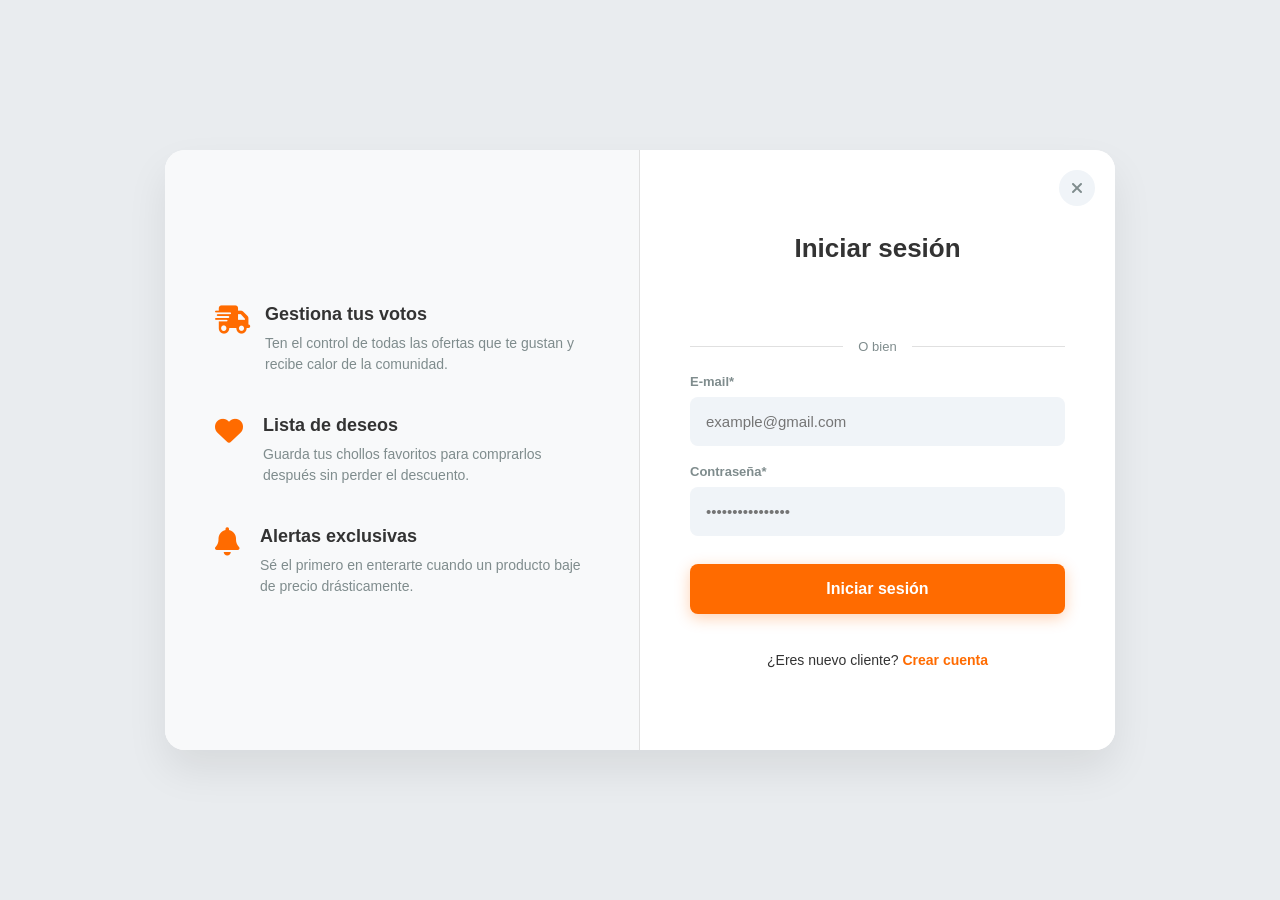
<file: templates/login.html>
<!DOCTYPE html>
<html lang="es">
<head>
    <meta charset="UTF-8">
    <meta name="viewport" content="width=device-width, initial-scale=1.0">
    <title>{{ meta.title if meta else 'Iniciar Sesión - SPAIN LINKS' }}</title>
    <link rel="icon" type="image/png" href="/static/favicon.png">
    <link rel="stylesheet" href="https://cdnjs.cloudflare.com/ajax/libs/font-awesome/6.4.0/css/all.min.css">
    <style>
        :root {
            --primary-color: #ff6b00;
            --primary-hover: #e65c00;
            --bg-color: #f5f6f7;
            --card-bg: #ffffff;
            --text-color: #333333;
            --text-muted: #7f8c8d;
            --border-color: #e0e0e0;
            --input-bg: #f0f4f8; /* El azul clarito de las cajas de texto */
        }
        
        * { margin: 0; padding: 0; box-sizing: border-box; font-family: -apple-system, BlinkMacSystemFont, sans-serif; }
        
        /* Fondo de la pantalla completa un poco más oscuro para que la tarjeta blanca resalte */
        body { background: #e9ecef; display: flex; align-items: center; justify-content: center; min-height: 100vh; padding: 20px; }
        
        .auth-container {
            background: var(--card-bg);
            width: 100%; max-width: 950px;
            display: grid; grid-template-columns: 1fr 1fr; /* Dos columnas iguales */
            border-radius: 20px; box-shadow: 0 20px 40px rgba(0,0,0,0.08);
            overflow: hidden; min-height: 600px;
        }

        /* COLUMNA IZQUIERDA (Info) */
        .auth-info-side {
            background: #f8f9fa; /* Gris muy claro como en la foto */
            padding: 60px 50px; display: flex;
            flex-direction: column; justify-content: center; gap: 40px;
            border-right: 1px solid var(--border-color);
        }
        .info-item { display: flex; gap: 20px; align-items: flex-start; }
        .info-item i { font-size: 28px; color: var(--primary-color); margin-top: 2px; width: 30px; text-align: center; }
        .info-item h4 { font-size: 18px; margin-bottom: 8px; color: var(--text-color); font-weight: 800; }
        .info-item p { color: var(--text-muted); font-size: 14px; line-height: 1.5; }

        /* COLUMNA DERECHA (Formulario) */
        .auth-form-side { 
            padding: 60px 50px; display: flex; flex-direction: column; 
            justify-content: center; position: relative; background: #fff;
        }
        
        /* Botón de cerrar "X" arriba a la derecha */
        .close-btn {
            position: absolute; top: 20px; right: 20px;
            background: var(--input-bg); width: 36px; height: 36px; border-radius: 50%;
            display: flex; align-items: center; justify-content: center;
            color: var(--text-muted); text-decoration: none; font-size: 16px; transition: all 0.2s; border: none;
        }
        .close-btn:hover { background: #e2e8f0; color: var(--text-color); }

        .auth-header-title { font-size: 26px; font-weight: 800; margin-bottom: 30px; text-align: center; color: var(--text-color); }
        
        .google-btn {
            display: flex; align-items: center; justify-content: center; gap: 10px; width: 100%;
            padding: 12px; border: 1px solid var(--border-color); border-radius: 8px;
            background: #fff; color: var(--text-color); font-weight: 600; font-size: 14px; cursor: pointer; margin-bottom: 25px; transition: background 0.2s;
        }
        .google-btn:hover { background: #f8f9fa; }
        .google-btn img { width: 18px; }

        .divider { display: flex; align-items: center; text-align: center; margin: 20px 0; color: var(--text-muted); font-size: 13px; }
        .divider::before, .divider::after { content: ''; flex: 1; border-bottom: 1px solid var(--border-color); }
        .divider span { padding: 0 15px; }

        .auth-form { display: none; flex-direction: column; gap: 18px; }
        .auth-form.active { display: flex; }
        
        .input-group label { display: block; font-size: 13px; font-weight: 600; margin-bottom: 8px; color: var(--text-muted); }
        .input-group input {
            width: 100%; padding: 14px; border: 2px solid transparent; background: var(--input-bg);
            border-radius: 8px; font-size: 15px; color: var(--text-color); transition: border-color 0.2s, background 0.2s;
        }
        .input-group input:focus { border-color: var(--primary-color); outline: none; background: #fff; }
        
        .submit-btn {
            background: var(--primary-color); color: #fff; border: none; border-radius: 8px;
            padding: 16px; font-weight: 800; font-size: 16px; cursor: pointer; margin-top: 10px; width: 100%;
            box-shadow: 0 4px 15px rgba(255, 107, 0, 0.3); transition: transform 0.2s, background 0.2s;
        }
        .submit-btn:hover { transform: translateY(-2px); background: var(--primary-hover); }
        
        .error-msg { color: #e74c3c; font-size: 13px; text-align: center; display: none; background: #fdf0ed; padding: 10px; border-radius: 8px; }
        
        .footer-links { text-align: center; margin-top: 20px; font-size: 14px; color: var(--text-color); }
        .footer-links a { color: var(--primary-color); text-decoration: none; font-weight: 800; cursor: pointer; }
        .footer-links a:hover { text-decoration: underline; }

        /* RESPONSIVO MÓVIL */
        @media (max-width: 768px) {
            body { padding: 0; background: #fff; }
            .auth-container { grid-template-columns: 1fr; border-radius: 0; min-height: 100vh; box-shadow: none; }
            .auth-info-side { display: none; } /* Ocultamos la info en móvil para dar espacio al form */
            .auth-form-side { padding: 40px 25px; }
        }
    </style>

    <script src="https://accounts.google.com/gsi/client" async defer></script>

</head>
<body>

<div class="auth-container">
    <div class="auth-info-side">
        <div class="info-item">
            <i class="fas fa-shipping-fast"></i>
            <div>
                <h4>Gestiona tus votos</h4>
                <p>Ten el control de todas las ofertas que te gustan y recibe calor de la comunidad.</p>
            </div>
        </div>
        <div class="info-item">
            <i class="fas fa-heart"></i>
            <div>
                <h4>Lista de deseos</h4>
                <p>Guarda tus chollos favoritos para comprarlos después sin perder el descuento.</p>
            </div>
        </div>
        <div class="info-item">
            <i class="fas fa-bell"></i>
            <div>
                <h4>Alertas exclusivas</h4>
                <p>Sé el primero en enterarte cuando un producto baje de precio drásticamente.</p>
            </div>
        </div>
    </div>

    <div class="auth-form-side">
        <a href="/" class="close-btn" title="Cerrar"><i class="fas fa-times"></i></a>
        
        <h2 class="auth-header-title" id="formTitle">Iniciar sesión</h2>
        
        <div id="g_id_onload"
             data-client_id="870780776663-bmoe0jth3onq4bs9mpdopkjja26lhh70.apps.googleusercontent.com"
             data-context="signin"
             data-ux_mode="popup"
             data-callback="handleGoogleCallback"
             data-auto_prompt="false">
        </div>

        <div class="g_id_signin"
             data-type="standard"
             data-shape="rectangular"
             data-theme="outline"
             data-text="signin_with"
             data-size="large"
             data-logo_alignment="left"
             style="width: 100%; display: flex; justify-content: center; margin-bottom: 25px;">
        </div>
        <div class="divider"><span>O bien</span></div>

        <form id="loginForm" class="auth-form active" onsubmit="handleLogin(event)">
            <div id="loginError" class="error-msg"></div>
            <div class="input-group">
                <label>E-mail*</label>
                <input type="email" id="loginEmail" placeholder="example@gmail.com" required>
            </div>
            <div class="input-group">
                <label>Contraseña*</label>
                <input type="password" id="loginPassword" placeholder="••••••••••••••••" required>
            </div>
            <button type="submit" class="submit-btn">Iniciar sesión</button>
            <div class="footer-links">¿Eres nuevo cliente? <a onclick="switchTab('register')">Crear cuenta</a></div>
        </form>

        <form id="registerForm" class="auth-form" onsubmit="handleRegister(event)">
            <div id="registerError" class="error-msg"></div>
            <div class="input-group">
                <label>Nombre*</label>
                <input type="text" id="registerName" placeholder="Tu nombre" required>
            </div>
            <div class="input-group">
                <label>E-mail*</label>
                <input type="email" id="registerEmail" placeholder="tu@email.com" required>
            </div>
            <div class="input-group">
                <label>Contraseña*</label>
                <input type="password" id="registerPassword" placeholder="Mínimo 6 caracteres" required minlength="6">
            </div>
            <button type="submit" class="submit-btn">Crear cuenta</button>
            <div class="footer-links">¿Ya tienes cuenta? <a onclick="switchTab('login')">Iniciar sesión</a></div>
        </form>
    </div>
</div>

<script>
    // Comprobar si ya está logueado
    if (localStorage.getItem('token')) {
        window.location.href = '/'; 
    }

    function switchTab(tab) {
        const isLogin = tab === 'login';
        document.getElementById('formTitle').textContent = isLogin ? 'Iniciar sesión' : 'Crear cuenta';
        document.getElementById('loginForm').classList.toggle('active', isLogin);
        document.getElementById('registerForm').classList.toggle('active', !isLogin);
        document.getElementById('loginError').style.display = 'none';
        document.getElementById('registerError').style.display = 'none';
    }

    
    // --- LÓGICA DE GOOGLE LOGIN ---
    async function handleGoogleCallback(response) {
        // response.credential es el token firmado que nos devuelve Google
        const errorEl = document.getElementById('loginError');
        
        try {
            const res = await fetch('/api/google-login', {
                method: 'POST',
                headers: { 'Content-Type': 'application/json' },
                body: JSON.stringify({ credential: response.credential })
            });
            
            const data = await res.json();
            
            if (data.status === 'ok') {
                localStorage.setItem('token', data.token);
                localStorage.setItem('user', JSON.stringify(data.usuario));
                window.location.href = '/'; // Redirigimos a la home
            } else {
                errorEl.textContent = data.message;
                errorEl.style.display = 'block';
            }
        } catch (err) {
            errorEl.textContent = "Error al conectar con el servidor";
            errorEl.style.display = 'block';
        }
    }


    async function handleLogin(e) {
        e.preventDefault();
        const email = document.getElementById('loginEmail').value;
        const password = document.getElementById('loginPassword').value;
        const errorEl = document.getElementById('loginError');

        // Cambiar botón a cargando
        const btn = e.target.querySelector('button[type="submit"]');
        const oldText = btn.innerHTML;
        btn.innerHTML = '<i class="fas fa-spinner fa-spin"></i> Cargando...';
        btn.disabled = true;

        try {
            const res = await fetch('/api/login', {
                method: 'POST',
                headers: { 'Content-Type': 'application/json' },
                body: JSON.stringify({ email, password })
            });
            const data = await res.json();

            if (data.status === 'ok') {
                localStorage.setItem('token', data.token);
                localStorage.setItem('user', JSON.stringify(data.usuario));
                window.location.href = '/'; // Éxito, volver a tienda
            } else {
                errorEl.textContent = data.message;
                errorEl.style.display = 'block';
                btn.innerHTML = oldText;
                btn.disabled = false;
            }
        } catch (err) {
            errorEl.textContent = "Error al conectar con el servidor";
            errorEl.style.display = 'block';
            btn.innerHTML = oldText;
            btn.disabled = false;
        }
    }

    async function handleRegister(e) {
        e.preventDefault();
        const nombre = document.getElementById('registerName').value;
        const email = document.getElementById('registerEmail').value;
        const password = document.getElementById('registerPassword').value;
        const errorEl = document.getElementById('registerError');

        // Cambiar botón a cargando
        const btn = e.target.querySelector('button[type="submit"]');
        const oldText = btn.innerHTML;
        btn.innerHTML = '<i class="fas fa-spinner fa-spin"></i> Creando...';
        btn.disabled = true;

        try {
            const res = await fetch('/api/registro', {
                method: 'POST',
                headers: { 'Content-Type': 'application/json' },
                body: JSON.stringify({ nombre, email, password })
            });
            const data = await res.json();

            if (data.status === 'ok') {
                alert("¡Cuenta creada con éxito! Inicia sesión para continuar.");
                switchTab('login');
                document.getElementById('loginEmail').value = email; 
                btn.innerHTML = oldText;
                btn.disabled = false;
            } else {
                errorEl.textContent = data.message;
                errorEl.style.display = 'block';
                btn.innerHTML = oldText;
                btn.disabled = false;
            }
        } catch (err) {
            errorEl.textContent = "Error de conexión";
            errorEl.style.display = 'block';
            btn.innerHTML = oldText;
            btn.disabled = false;
        }
    }
</script>
</body>
</html>
</file>
